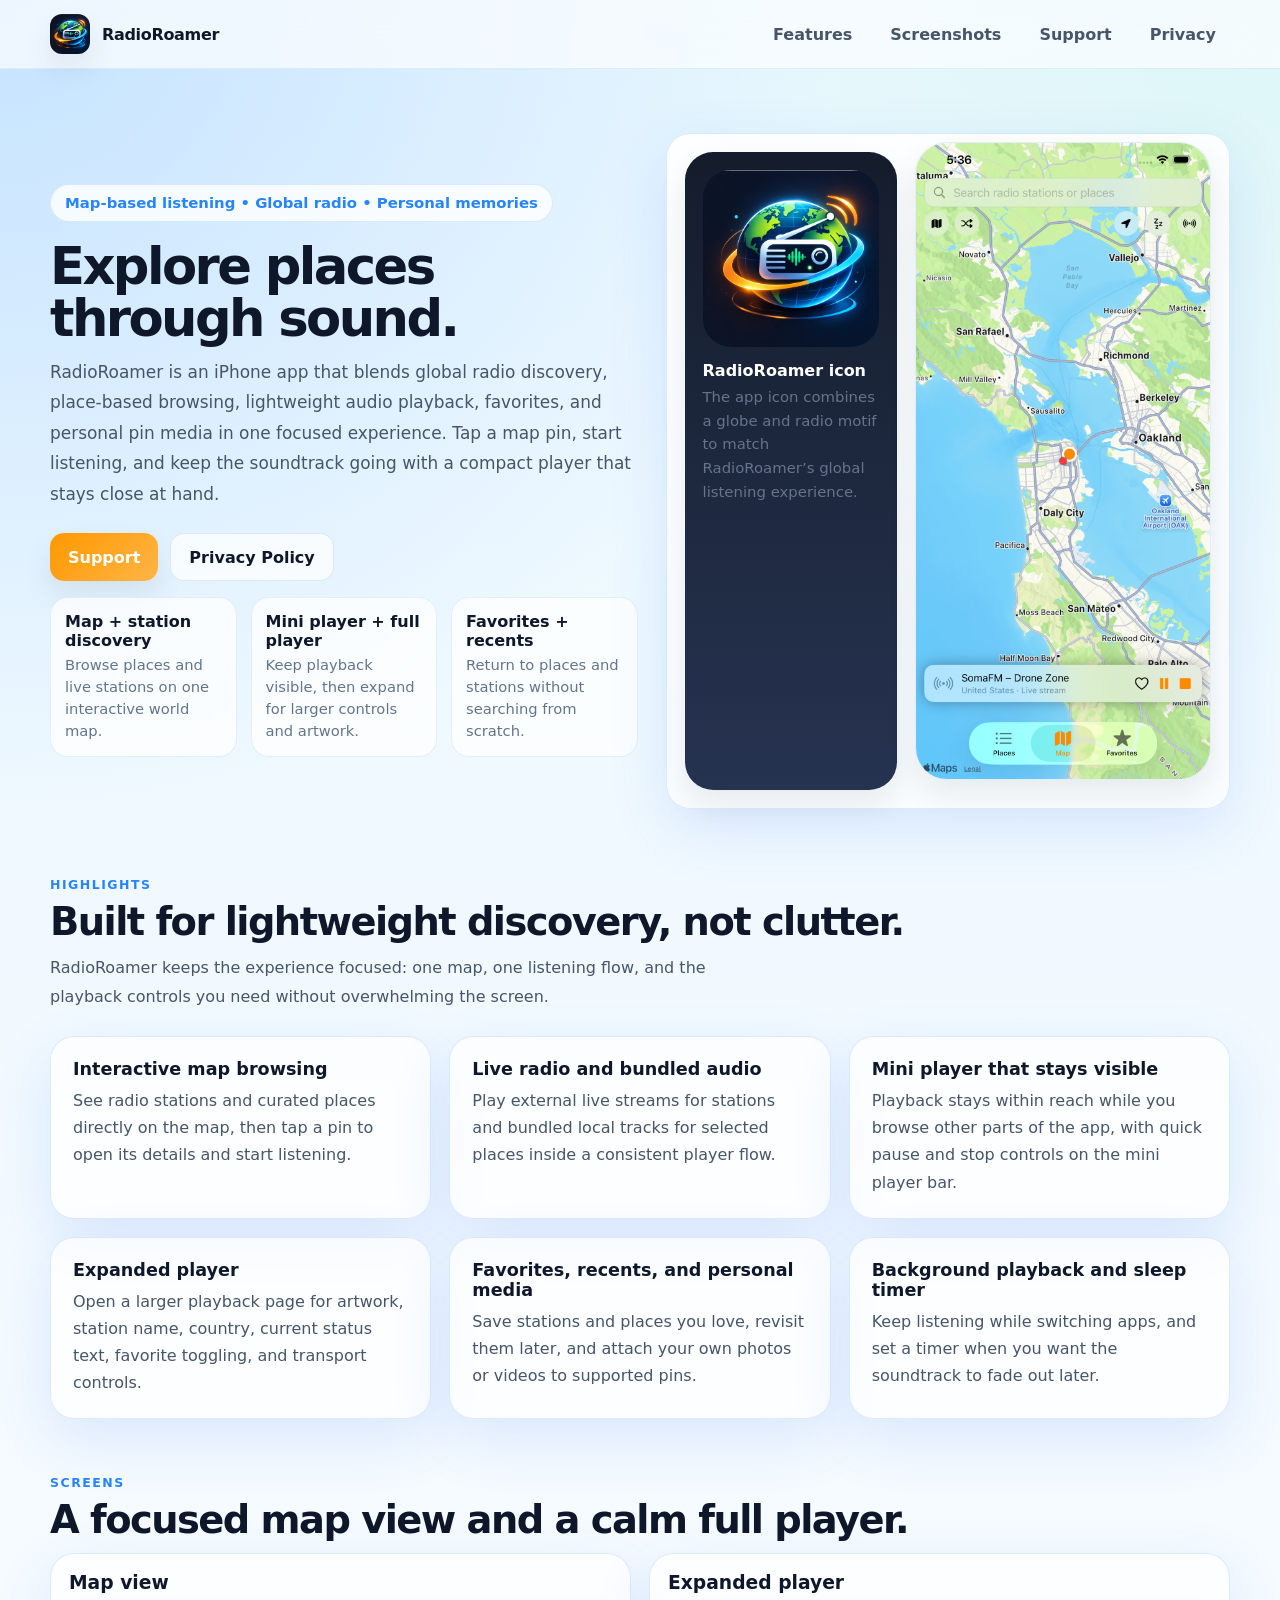
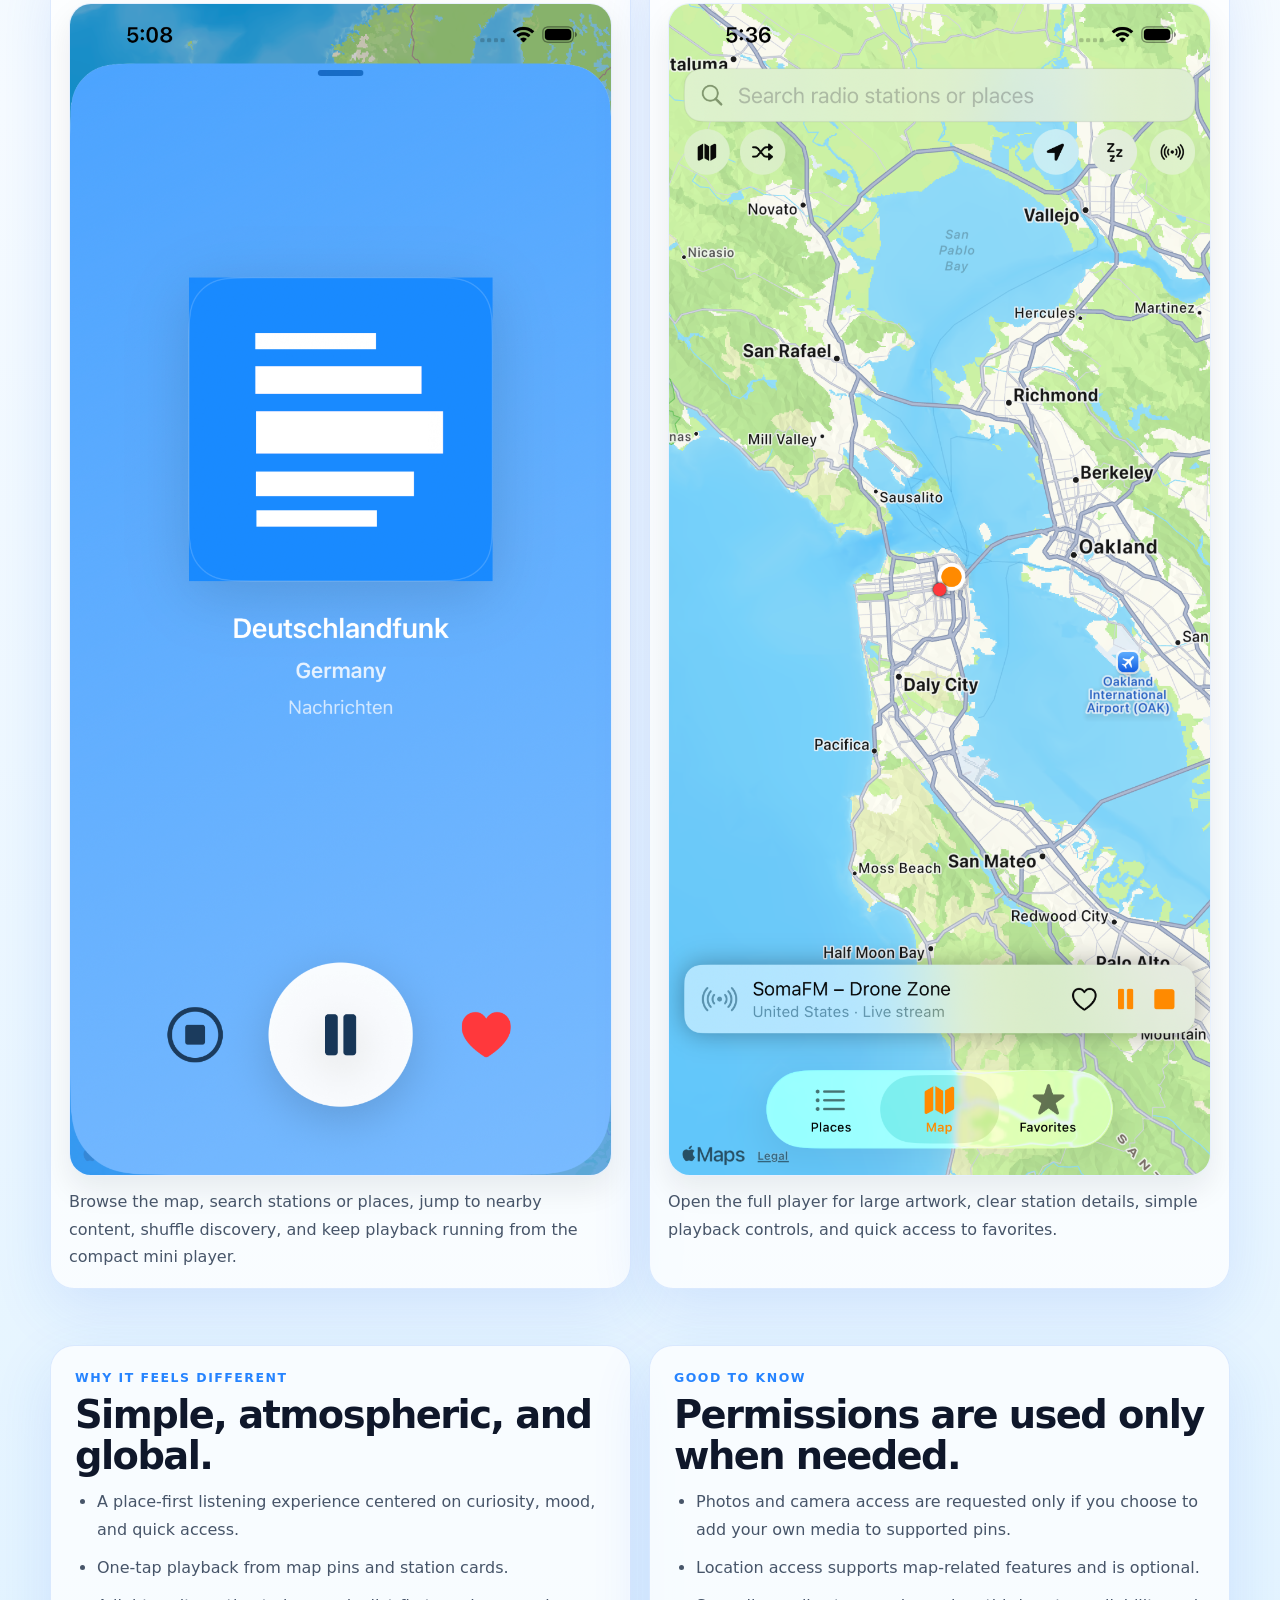
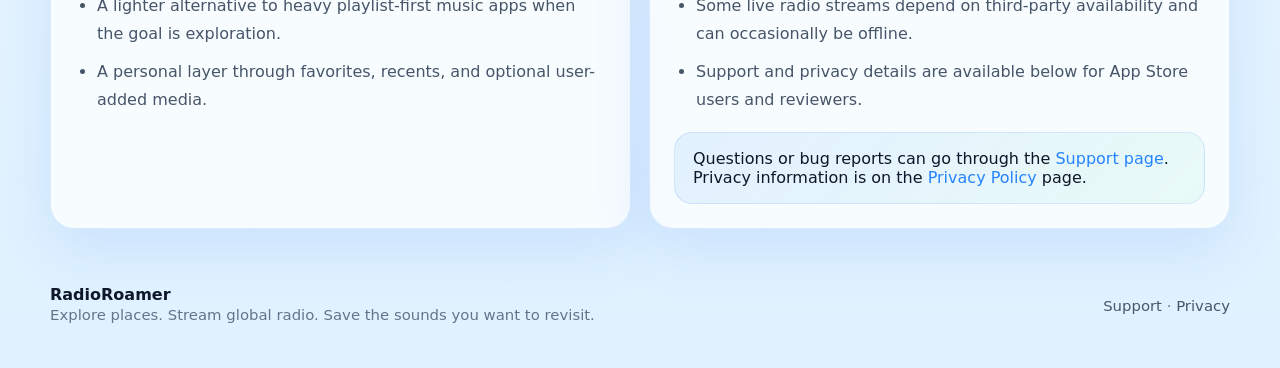
<file: index.html>
<!doctype html>
<html lang="en">
<head>
  <meta charset="utf-8">
  <meta name="viewport" content="width=device-width, initial-scale=1">
  <title>RadioRoamer — Explore places through sound</title>
  <meta name="description" content="RadioRoamer is a map-based iPhone app for discovering global radio stations, curated places, and lightweight audio playback.">
  <link rel="icon" type="image/png" href="./assets/app-logo-v2.png?v=20260319b">
  <link rel="apple-touch-icon" href="./assets/app-logo-v2.png?v=20260319b">
  <link rel="stylesheet" href="./styles.css">
</head>
<body>
  <header class="site-header">
    <div class="container nav">
      <a class="brand" href="./">
        <span class="brand-mark"><img src="./assets/app-logo-v2.png?v=20260319b" alt="RadioRoamer app icon"></span>
        <span>RadioRoamer</span>
      </a>
      <nav class="nav-links" aria-label="Primary">
        <a href="#features">Features</a>
        <a href="#screens">Screenshots</a>
        <a href="./support/">Support</a>
        <a href="./privacy/">Privacy</a>
      </nav>
    </div>
  </header>

  <main>
    <section class="hero">
      <div class="container hero-grid">
        <div>
          <div class="eyebrow">Map-based listening • Global radio • Personal memories</div>
          <h1>Explore places through sound.</h1>
          <p class="lead">RadioRoamer is an iPhone app that blends global radio discovery, place-based browsing, lightweight audio playback, favorites, and personal pin media in one focused experience. Tap a map pin, start listening, and keep the soundtrack going with a compact player that stays close at hand.</p>
          <div class="hero-actions">
            <a class="button" href="./support/">Support</a>
            <a class="button-secondary" href="./privacy/">Privacy Policy</a>
          </div>
          <div class="metric-row">
            <div class="metric">
              <strong>Map + station discovery</strong>
              <span>Browse places and live stations on one interactive world map.</span>
            </div>
            <div class="metric">
              <strong>Mini player + full player</strong>
              <span>Keep playback visible, then expand for larger controls and artwork.</span>
            </div>
            <div class="metric">
              <strong>Favorites + recents</strong>
              <span>Return to places and stations without searching from scratch.</span>
            </div>
          </div>
        </div>

        <div class="card hero-panel">
          <div class="showcase-grid">
            <div class="icon-card">
              <div class="icon-art"><img src="./assets/app-logo-v2.png?v=20260319b" alt="RadioRoamer icon artwork"></div>
              <div class="icon-copy">
                <strong>RadioRoamer icon</strong>
                <span class="small">The app icon combines a globe and radio motif to match RadioRoamer’s global listening experience.</span>
              </div>
            </div>
            <div class="phone-shot tall hero-shot"><img src="./assets/hero-screenshot-home-v2.png?v=20260319b" alt="RadioRoamer home map screen with mini player"></div>
          </div>
        </div>
      </div>
    </section>

    <section id="features" class="section section-anchor">
      <div class="container">
        <div class="kicker">Highlights</div>
        <h2>Built for lightweight discovery, not clutter.</h2>
        <p class="subhead">RadioRoamer keeps the experience focused: one map, one listening flow, and the playback controls you need without overwhelming the screen.</p>
        <div class="feature-grid">
          <article class="card feature-card">
            <h3>Interactive map browsing</h3>
            <p>See radio stations and curated places directly on the map, then tap a pin to open its details and start listening.</p>
          </article>
          <article class="card feature-card">
            <h3>Live radio and bundled audio</h3>
            <p>Play external live streams for stations and bundled local tracks for selected places inside a consistent player flow.</p>
          </article>
          <article class="card feature-card">
            <h3>Mini player that stays visible</h3>
            <p>Playback stays within reach while you browse other parts of the app, with quick pause and stop controls on the mini player bar.</p>
          </article>
          <article class="card feature-card">
            <h3>Expanded player</h3>
            <p>Open a larger playback page for artwork, station name, country, current status text, favorite toggling, and transport controls.</p>
          </article>
          <article class="card feature-card">
            <h3>Favorites, recents, and personal media</h3>
            <p>Save stations and places you love, revisit them later, and attach your own photos or videos to supported pins.</p>
          </article>
          <article class="card feature-card">
            <h3>Background playback and sleep timer</h3>
            <p>Keep listening while switching apps, and set a timer when you want the soundtrack to fade out later.</p>
          </article>
        </div>
      </div>
    </section>

    <section id="screens" class="section section-anchor">
      <div class="container">
        <div class="kicker">Screens</div>
        <h2>A focused map view and a calm full player.</h2>
        <div class="gallery-grid">
          <article class="card gallery-card">
            <h3>Map view</h3>
            <div class="gallery-shot"><img src="./assets/screenshot-map.png" alt="Map view with a station mini player in RadioRoamer"></div>
            <p>Browse the map, search stations or places, jump to nearby content, shuffle discovery, and keep playback running from the compact mini player.</p>
          </article>
          <article class="card gallery-card">
            <h3>Expanded player</h3>
            <div class="gallery-shot"><img src="./assets/screenshot-player.png" alt="Expanded player screen in RadioRoamer"></div>
            <p>Open the full player for large artwork, clear station details, simple playback controls, and quick access to favorites.</p>
          </article>
        </div>
      </div>
    </section>

    <section class="section">
      <div class="container two-col">
        <article class="card list-card">
          <div class="kicker">Why it feels different</div>
          <h2>Simple, atmospheric, and global.</h2>
          <ul>
            <li>A place-first listening experience centered on curiosity, mood, and quick access.</li>
            <li>One-tap playback from map pins and station cards.</li>
            <li>A lighter alternative to heavy playlist-first music apps when the goal is exploration.</li>
            <li>A personal layer through favorites, recents, and optional user-added media.</li>
          </ul>
        </article>

        <article class="card list-card">
          <div class="kicker">Good to know</div>
          <h2>Permissions are used only when needed.</h2>
          <ul>
            <li>Photos and camera access are requested only if you choose to add your own media to supported pins.</li>
            <li>Location access supports map-related features and is optional.</li>
            <li>Some live radio streams depend on third-party availability and can occasionally be offline.</li>
            <li>Support and privacy details are available below for App Store users and reviewers.</li>
          </ul>
          <div class="notice">Questions or bug reports can go through the <a href="./support/">Support page</a>. Privacy information is on the <a href="./privacy/">Privacy Policy</a> page.</div>
        </article>
      </div>
    </section>
  </main>

  <footer class="footer">
    <div class="container footer-grid">
      <div>
        <strong>RadioRoamer</strong><br>
        <span class="small">Explore places. Stream global radio. Save the sounds you want to revisit.</span>
      </div>
      <div class="small">
        <a href="./support/">Support</a> · <a href="./privacy/">Privacy</a>
      </div>
    </div>
  </footer>
</body>
</html>
</file>
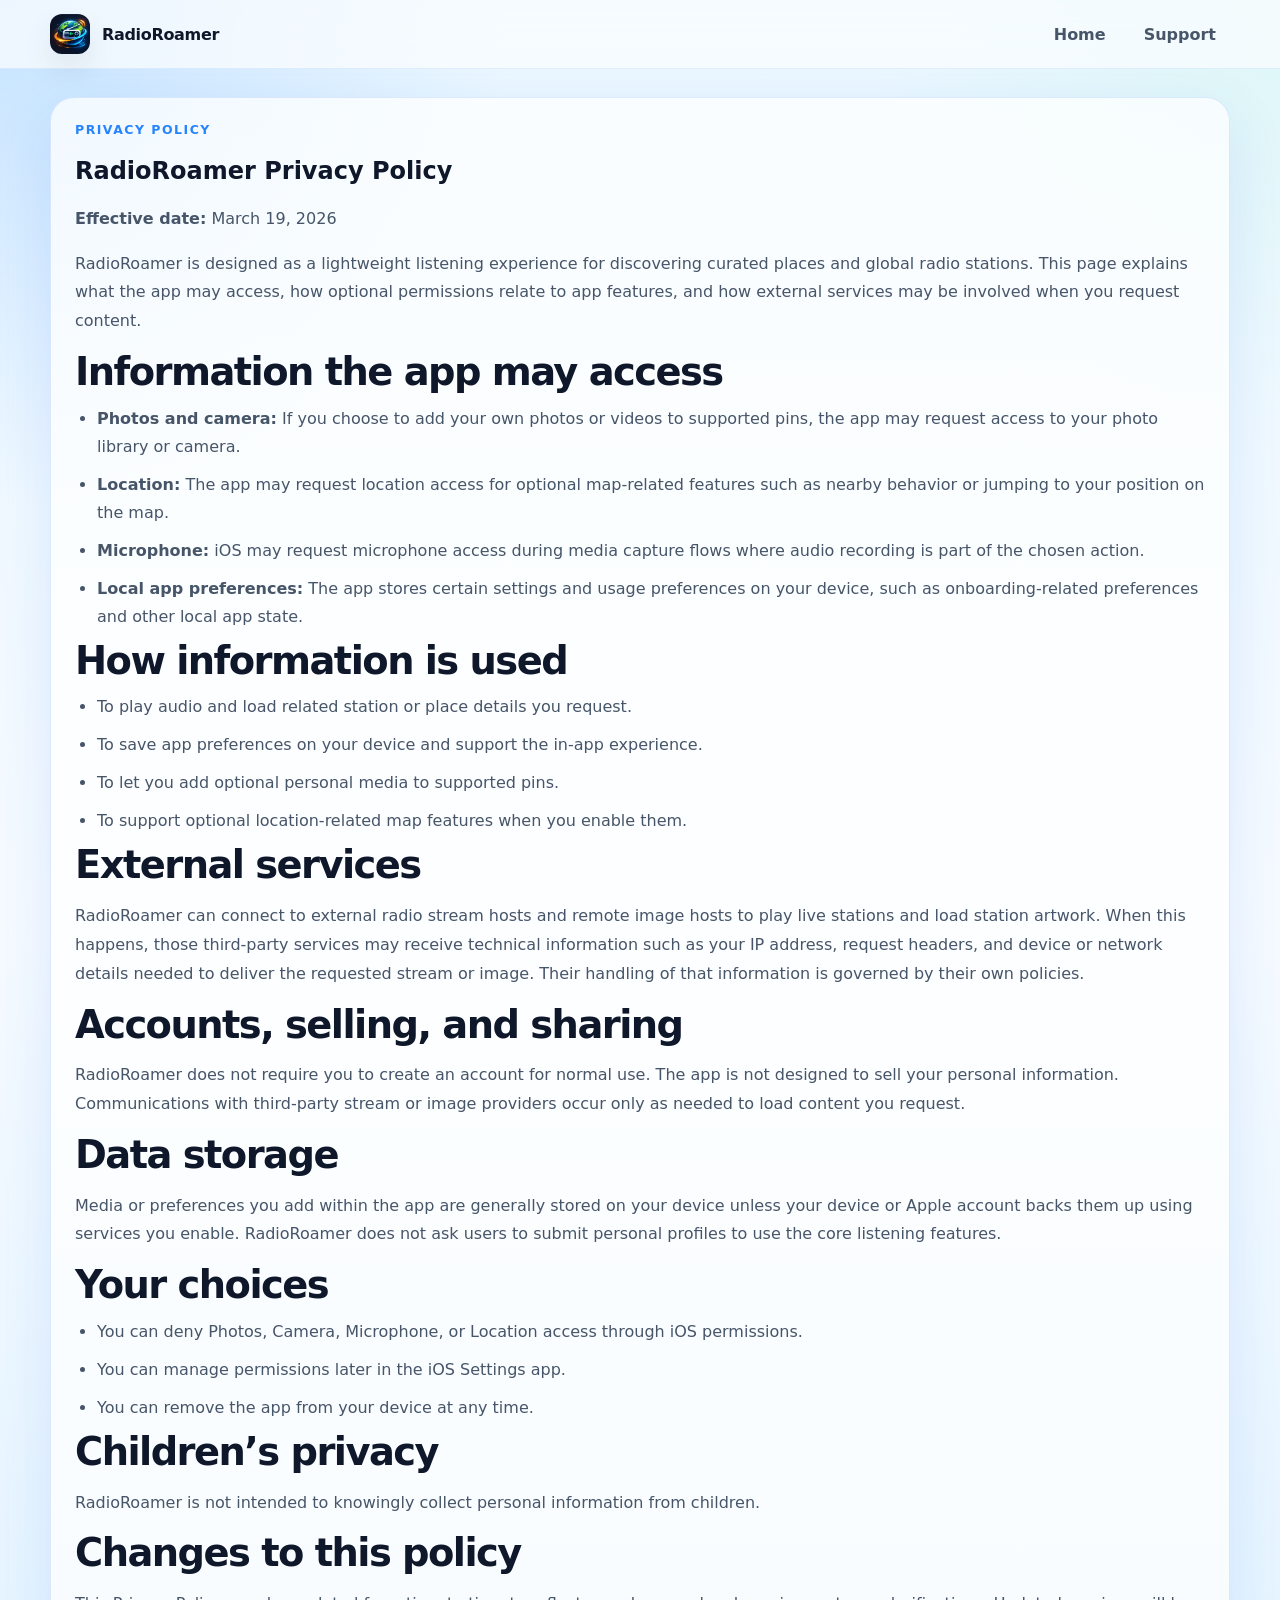
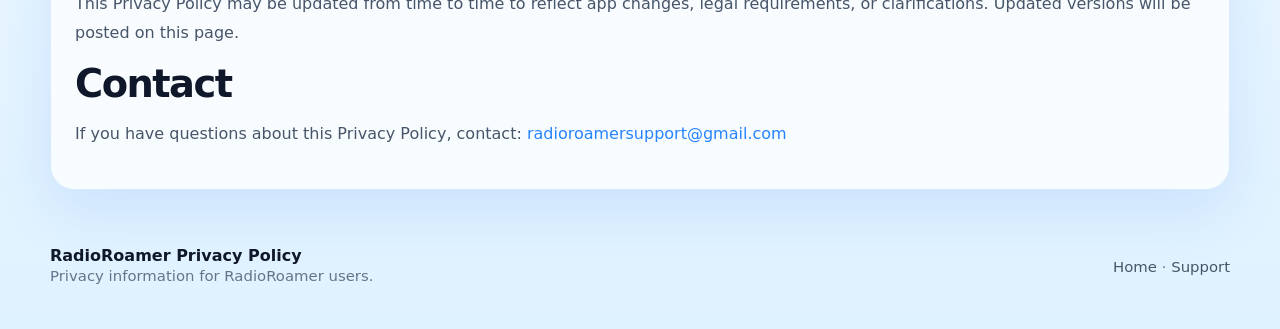
<file: privacy/index.html>
<!doctype html>
<html lang="en">
<head>
  <meta charset="utf-8">
  <meta name="viewport" content="width=device-width, initial-scale=1">
  <title>RadioRoamer Privacy Policy</title>
  <meta name="description" content="Privacy Policy for the RadioRoamer iPhone app.">
  <link rel="icon" type="image/png" href="../assets/app-logo-v2.png?v=20260319b">
  <link rel="apple-touch-icon" href="../assets/app-logo-v2.png?v=20260319b">
  <link rel="stylesheet" href="../styles.css">
</head>
<body>
  <header class="site-header">
    <div class="container nav">
      <a class="brand" href="../">
        <span class="brand-mark"><img src="../assets/app-logo-v2.png?v=20260319b" alt="RadioRoamer app icon"></span>
        <span>RadioRoamer</span>
      </a>
      <nav class="nav-links" aria-label="Primary">
        <a href="../">Home</a>
        <a href="../support/">Support</a>
      </nav>
    </div>
  </header>

  <main class="section">
    <div class="container">
      <article class="card content-card">
        <div class="kicker">Privacy Policy</div>
        <h1>RadioRoamer Privacy Policy</h1>
        <p><strong>Effective date:</strong> March 19, 2026</p>
        <p>RadioRoamer is designed as a lightweight listening experience for discovering curated places and global radio stations. This page explains what the app may access, how optional permissions relate to app features, and how external services may be involved when you request content.</p>

        <h2>Information the app may access</h2>
        <ul>
          <li><strong>Photos and camera:</strong> If you choose to add your own photos or videos to supported pins, the app may request access to your photo library or camera.</li>
          <li><strong>Location:</strong> The app may request location access for optional map-related features such as nearby behavior or jumping to your position on the map.</li>
          <li><strong>Microphone:</strong> iOS may request microphone access during media capture flows where audio recording is part of the chosen action.</li>
          <li><strong>Local app preferences:</strong> The app stores certain settings and usage preferences on your device, such as onboarding-related preferences and other local app state.</li>
        </ul>

        <h2>How information is used</h2>
        <ul>
          <li>To play audio and load related station or place details you request.</li>
          <li>To save app preferences on your device and support the in-app experience.</li>
          <li>To let you add optional personal media to supported pins.</li>
          <li>To support optional location-related map features when you enable them.</li>
        </ul>

        <h2>External services</h2>
        <p>RadioRoamer can connect to external radio stream hosts and remote image hosts to play live stations and load station artwork. When this happens, those third-party services may receive technical information such as your IP address, request headers, and device or network details needed to deliver the requested stream or image. Their handling of that information is governed by their own policies.</p>

        <h2>Accounts, selling, and sharing</h2>
        <p>RadioRoamer does not require you to create an account for normal use. The app is not designed to sell your personal information. Communications with third-party stream or image providers occur only as needed to load content you request.</p>

        <h2>Data storage</h2>
        <p>Media or preferences you add within the app are generally stored on your device unless your device or Apple account backs them up using services you enable. RadioRoamer does not ask users to submit personal profiles to use the core listening features.</p>

        <h2>Your choices</h2>
        <ul>
          <li>You can deny Photos, Camera, Microphone, or Location access through iOS permissions.</li>
          <li>You can manage permissions later in the iOS Settings app.</li>
          <li>You can remove the app from your device at any time.</li>
        </ul>

        <h2>Children’s privacy</h2>
        <p>RadioRoamer is not intended to knowingly collect personal information from children.</p>

        <h2>Changes to this policy</h2>
        <p>This Privacy Policy may be updated from time to time to reflect app changes, legal requirements, or clarifications. Updated versions will be posted on this page.</p>

        <h2>Contact</h2>
        <p>If you have questions about this Privacy Policy, contact: <a href="mailto:radioroamersupport@gmail.com">radioroamersupport@gmail.com</a></p>
      </article>
    </div>
  </main>

  <footer class="footer">
    <div class="container footer-grid">
      <div>
        <strong>RadioRoamer Privacy Policy</strong><br>
        <span class="small">Privacy information for RadioRoamer users.</span>
      </div>
      <div class="small"><a href="../">Home</a> · <a href="../support/">Support</a></div>
    </div>
  </footer>
</body>
</html>
</file>
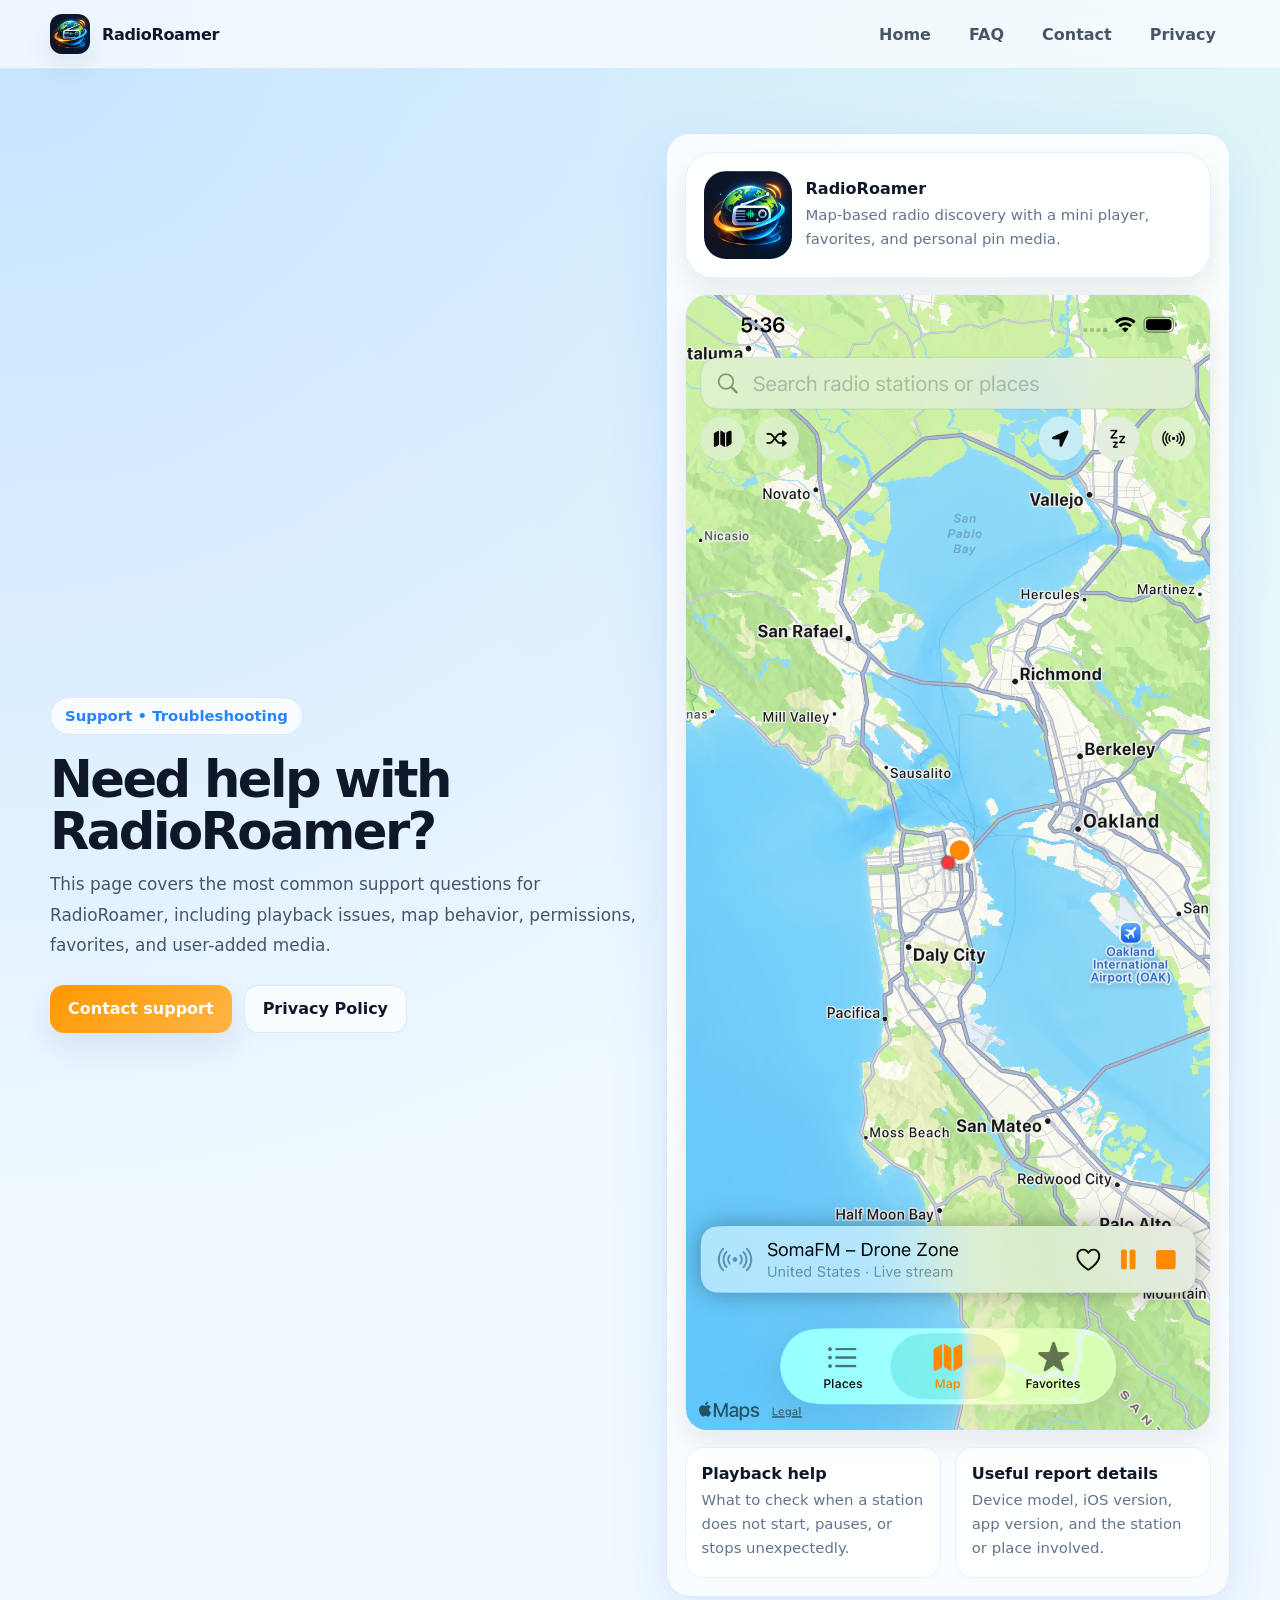
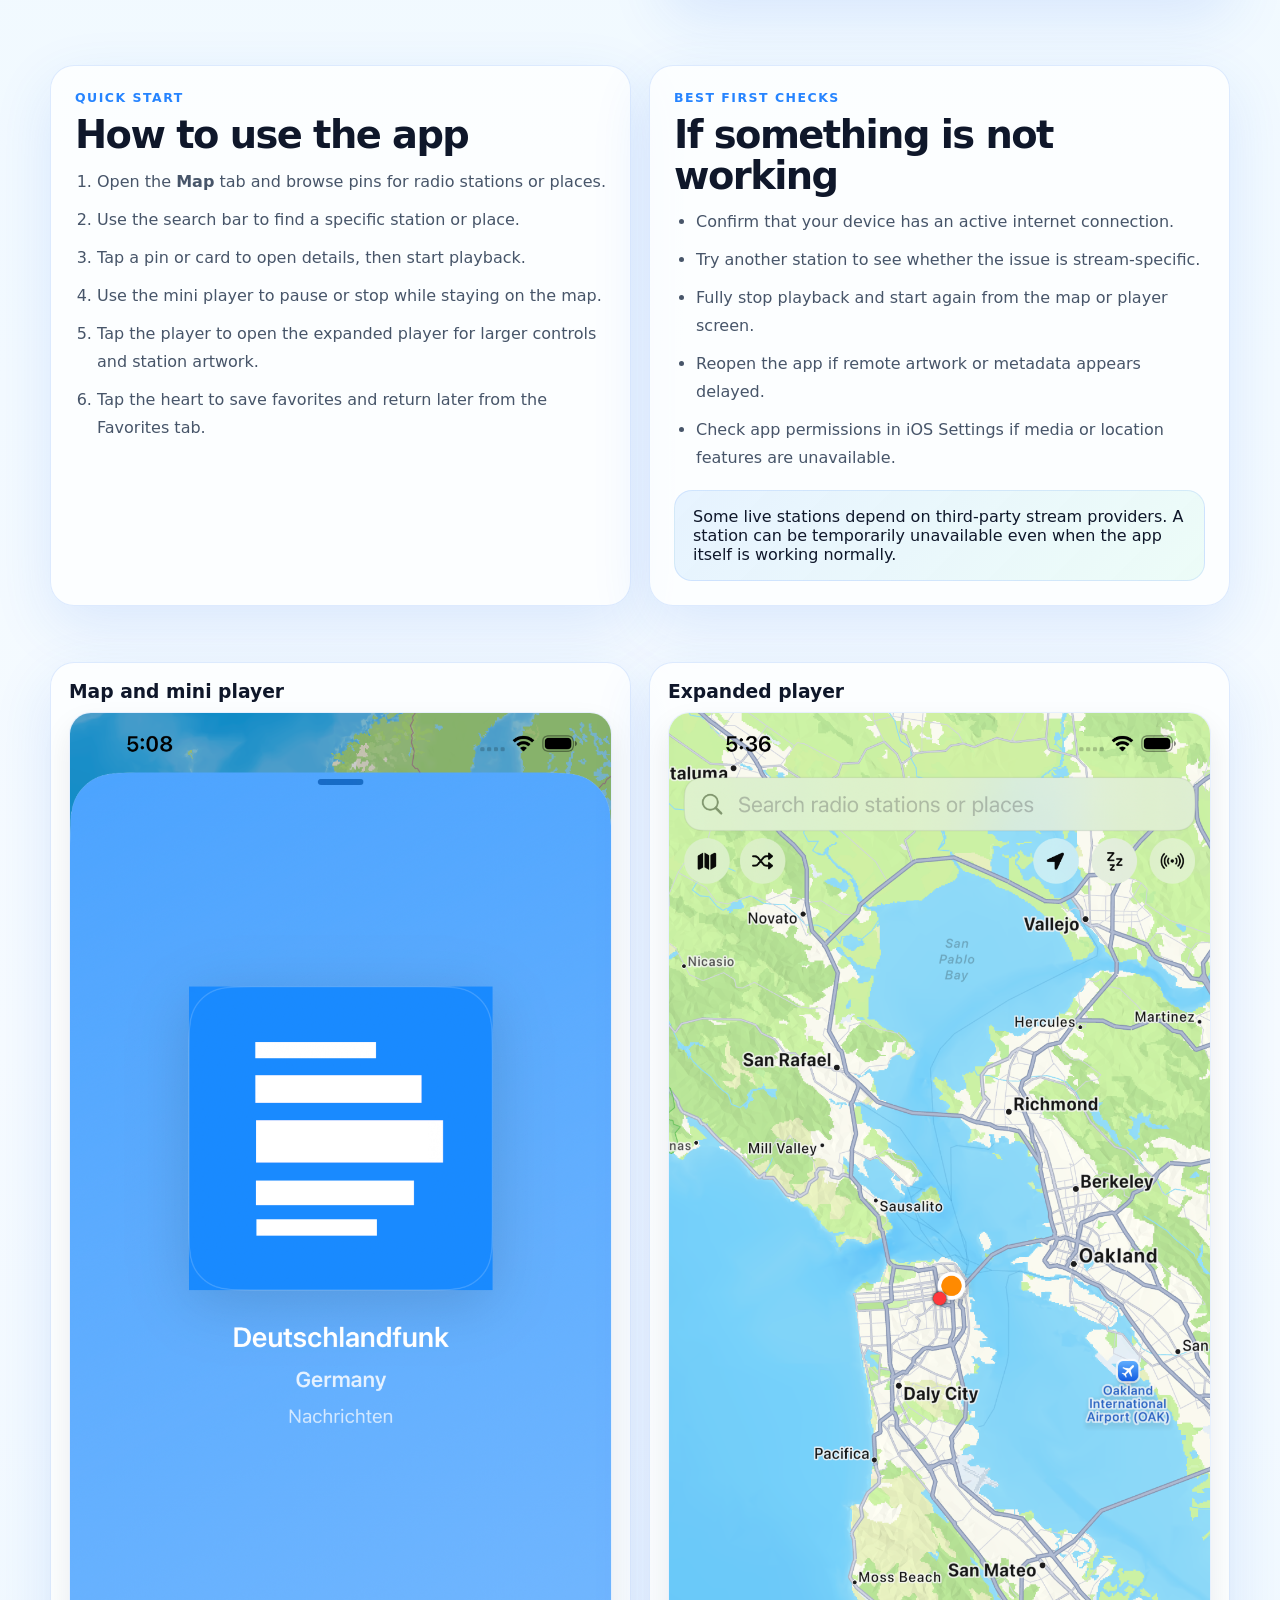
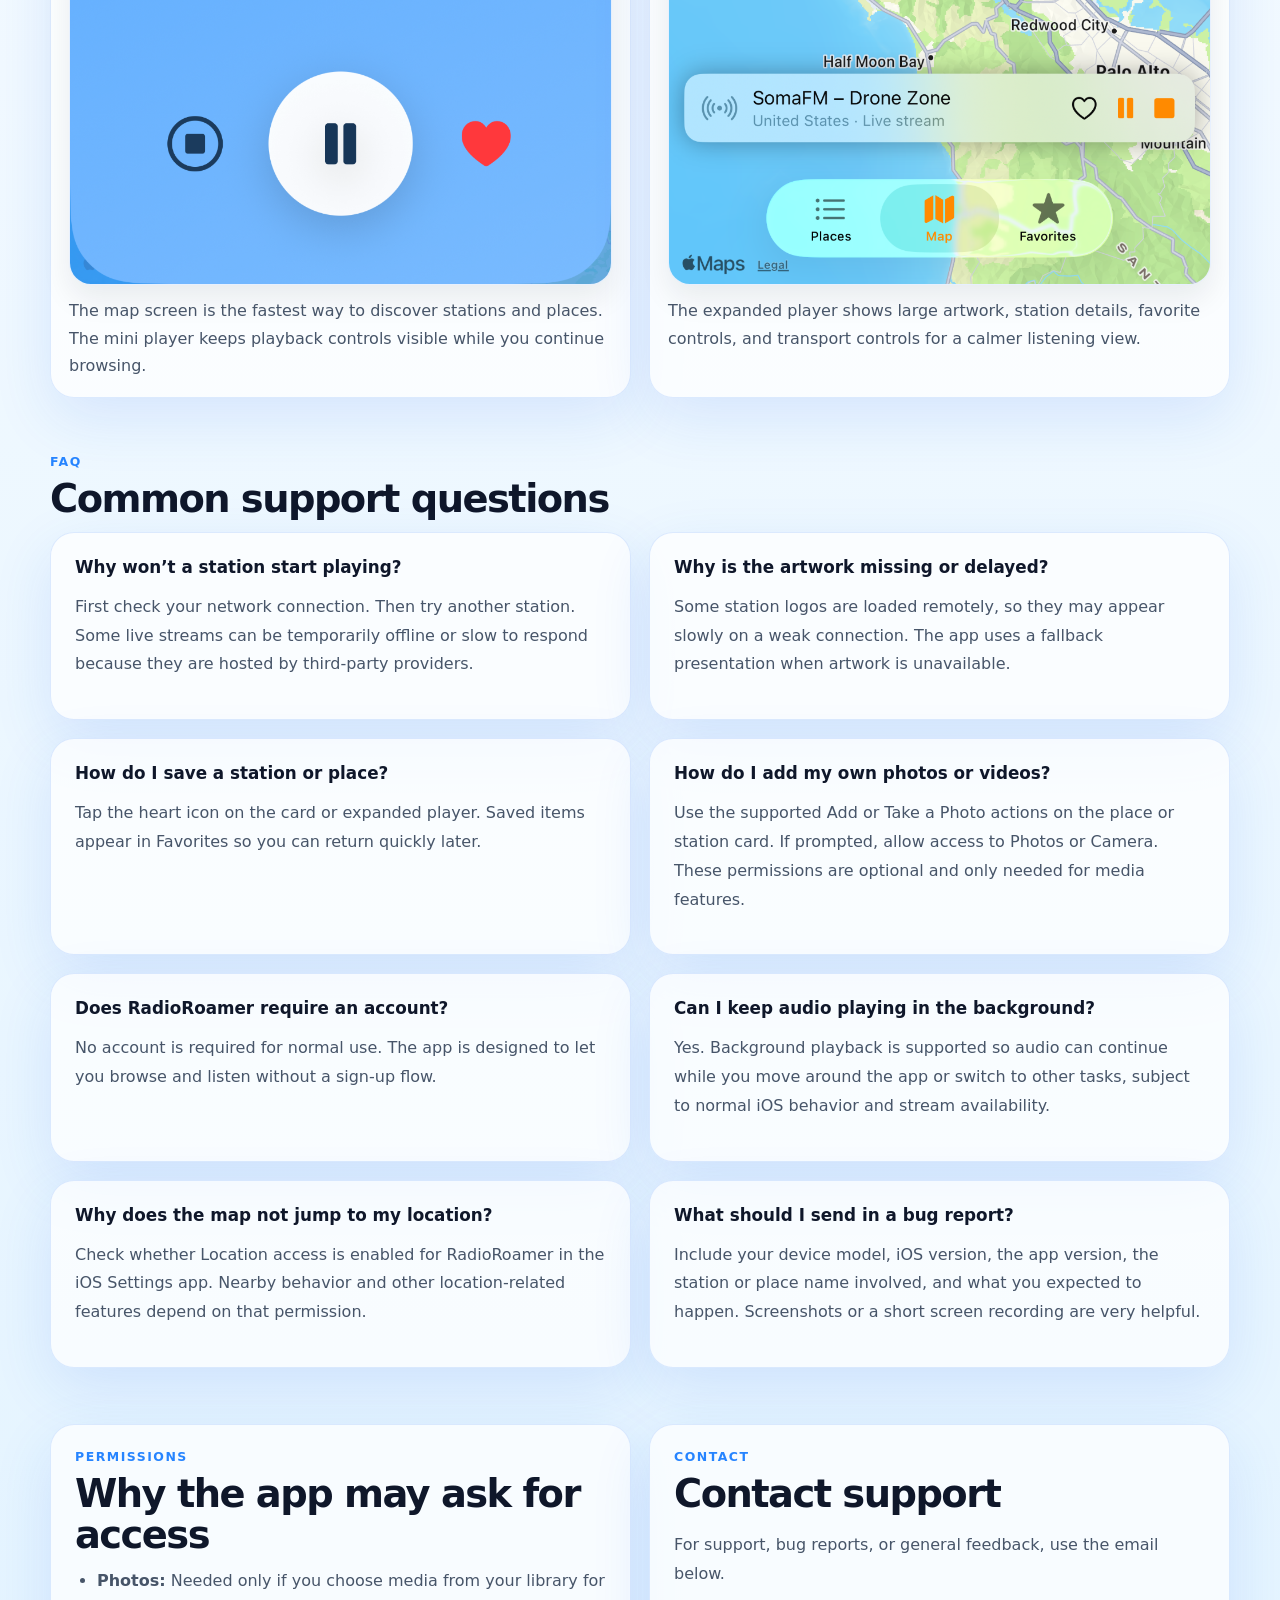
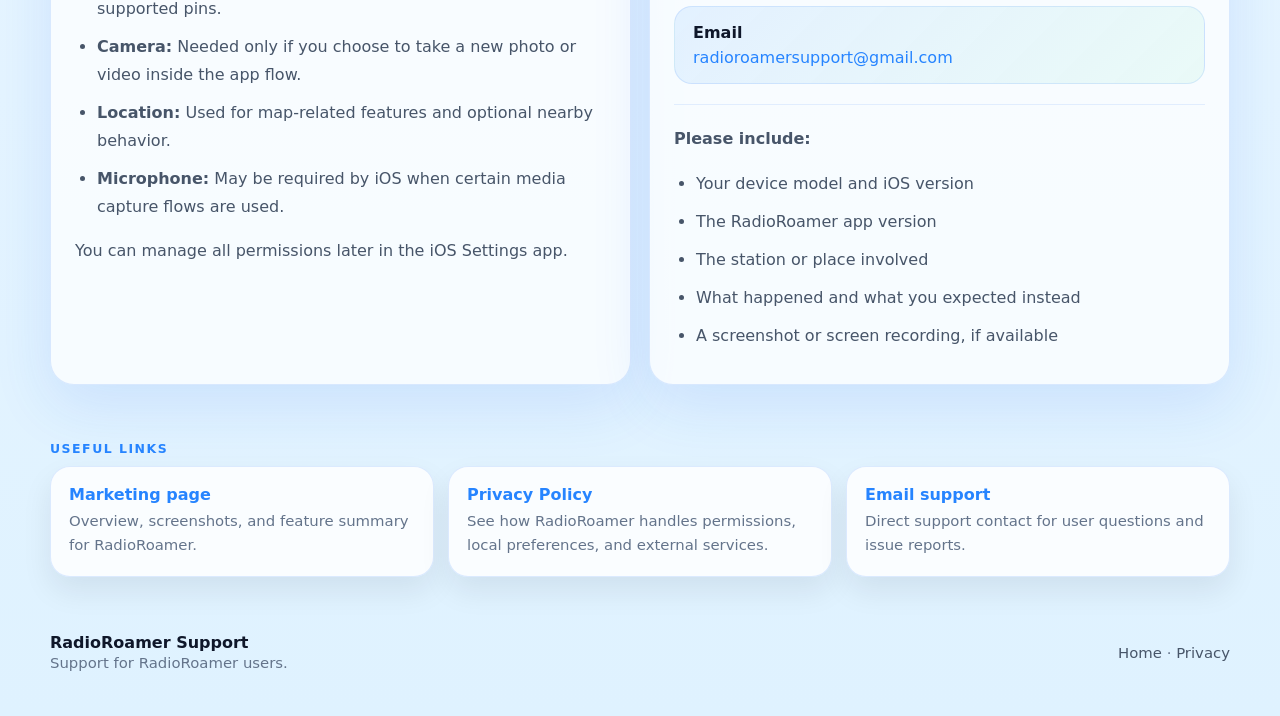
<file: support/index.html>
<!doctype html>
<html lang="en">
<head>
  <meta charset="utf-8">
  <meta name="viewport" content="width=device-width, initial-scale=1">
  <title>RadioRoamer Support</title>
  <meta name="description" content="Support information and troubleshooting for the RadioRoamer iPhone app.">
  <link rel="icon" type="image/png" href="../assets/app-logo-v2.png?v=20260319b">
  <link rel="apple-touch-icon" href="../assets/app-logo-v2.png?v=20260319b">
  <link rel="stylesheet" href="../styles.css">
</head>
<body>
  <header class="site-header">
    <div class="container nav">
      <a class="brand" href="../">
        <span class="brand-mark"><img src="../assets/app-logo-v2.png?v=20260319b" alt="RadioRoamer app icon"></span>
        <span>RadioRoamer</span>
      </a>
      <nav class="nav-links" aria-label="Primary">
        <a href="../">Home</a>
        <a href="#faq">FAQ</a>
        <a href="#contact">Contact</a>
        <a href="../privacy/">Privacy</a>
      </nav>
    </div>
  </header>

  <main>
    <section class="hero">
      <div class="container hero-grid">
        <div>
          <div class="eyebrow">Support • Troubleshooting</div>
          <h1>Need help with RadioRoamer?</h1>
          <p class="lead">This page covers the most common support questions for RadioRoamer, including playback issues, map behavior, permissions, favorites, and user-added media.</p>
          <div class="hero-actions">
            <a class="button" href="#contact">Contact support</a>
            <a class="button-secondary" href="../privacy/">Privacy Policy</a>
          </div>
        </div>

        <div class="card hero-panel">
          <div class="support-hero-panel">
            <div class="icon-card compact">
              <div class="icon-art compact"><img src="../assets/app-logo-v2.png?v=20260319b" alt="RadioRoamer icon artwork"></div>
              <div class="icon-copy">
                <strong>RadioRoamer</strong>
                <span class="small">Map-based radio discovery with a mini player, favorites, and personal pin media.</span>
              </div>
            </div>
            <div class="gallery-shot support-shot"><img src="../assets/featured-screenshot.png" alt="RadioRoamer map screen screenshot"></div>
            <div class="highlight-list">
              <div class="highlight-item">
                <strong>Playback help</strong>
                <span class="small">What to check when a station does not start, pauses, or stops unexpectedly.</span>
              </div>
              <div class="highlight-item">
                <strong>Useful report details</strong>
                <span class="small">Device model, iOS version, app version, and the station or place involved.</span>
              </div>
            </div>
          </div>
        </div>
      </div>
    </section>

    <section class="section">
      <div class="container two-col">
        <article class="card steps-card">
          <div class="kicker">Quick start</div>
          <h2>How to use the app</h2>
          <ol>
            <li>Open the <strong>Map</strong> tab and browse pins for radio stations or places.</li>
            <li>Use the search bar to find a specific station or place.</li>
            <li>Tap a pin or card to open details, then start playback.</li>
            <li>Use the mini player to pause or stop while staying on the map.</li>
            <li>Tap the player to open the expanded player for larger controls and station artwork.</li>
            <li>Tap the heart to save favorites and return later from the Favorites tab.</li>
          </ol>
        </article>

        <article class="card list-card">
          <div class="kicker">Best first checks</div>
          <h2>If something is not working</h2>
          <ul>
            <li>Confirm that your device has an active internet connection.</li>
            <li>Try another station to see whether the issue is stream-specific.</li>
            <li>Fully stop playback and start again from the map or player screen.</li>
            <li>Reopen the app if remote artwork or metadata appears delayed.</li>
            <li>Check app permissions in iOS Settings if media or location features are unavailable.</li>
          </ul>
          <div class="notice">Some live stations depend on third-party stream providers. A station can be temporarily unavailable even when the app itself is working normally.</div>
        </article>
      </div>
    </section>

    <section class="section">
      <div class="container two-col">
        <article class="card gallery-card">
          <h3>Map and mini player</h3>
          <div class="gallery-shot"><img src="../assets/screenshot-map.png" alt="RadioRoamer map screen"></div>
          <p>The map screen is the fastest way to discover stations and places. The mini player keeps playback controls visible while you continue browsing.</p>
        </article>

        <article class="card gallery-card">
          <h3>Expanded player</h3>
          <div class="gallery-shot"><img src="../assets/screenshot-player.png" alt="RadioRoamer full player"></div>
          <p>The expanded player shows large artwork, station details, favorite controls, and transport controls for a calmer listening view.</p>
        </article>
      </div>
    </section>

    <section id="faq" class="section section-anchor">
      <div class="container">
        <div class="kicker">FAQ</div>
        <h2>Common support questions</h2>
        <div class="faq-grid">
          <article class="card faq-card">
            <h3>Why won’t a station start playing?</h3>
            <p>First check your network connection. Then try another station. Some live streams can be temporarily offline or slow to respond because they are hosted by third-party providers.</p>
          </article>

          <article class="card faq-card">
            <h3>Why is the artwork missing or delayed?</h3>
            <p>Some station logos are loaded remotely, so they may appear slowly on a weak connection. The app uses a fallback presentation when artwork is unavailable.</p>
          </article>

          <article class="card faq-card">
            <h3>How do I save a station or place?</h3>
            <p>Tap the heart icon on the card or expanded player. Saved items appear in Favorites so you can return quickly later.</p>
          </article>

          <article class="card faq-card">
            <h3>How do I add my own photos or videos?</h3>
            <p>Use the supported Add or Take a Photo actions on the place or station card. If prompted, allow access to Photos or Camera. These permissions are optional and only needed for media features.</p>
          </article>

          <article class="card faq-card">
            <h3>Does RadioRoamer require an account?</h3>
            <p>No account is required for normal use. The app is designed to let you browse and listen without a sign-up flow.</p>
          </article>

          <article class="card faq-card">
            <h3>Can I keep audio playing in the background?</h3>
            <p>Yes. Background playback is supported so audio can continue while you move around the app or switch to other tasks, subject to normal iOS behavior and stream availability.</p>
          </article>

          <article class="card faq-card">
            <h3>Why does the map not jump to my location?</h3>
            <p>Check whether Location access is enabled for RadioRoamer in the iOS Settings app. Nearby behavior and other location-related features depend on that permission.</p>
          </article>

          <article class="card faq-card">
            <h3>What should I send in a bug report?</h3>
            <p>Include your device model, iOS version, the app version, the station or place name involved, and what you expected to happen. Screenshots or a short screen recording are very helpful.</p>
          </article>
        </div>
      </div>
    </section>

    <section class="section">
      <div class="container two-col">
        <article class="card content-card">
          <div class="kicker">Permissions</div>
          <h2>Why the app may ask for access</h2>
          <ul>
            <li><strong>Photos:</strong> Needed only if you choose media from your library for supported pins.</li>
            <li><strong>Camera:</strong> Needed only if you choose to take a new photo or video inside the app flow.</li>
            <li><strong>Location:</strong> Used for map-related features and optional nearby behavior.</li>
            <li><strong>Microphone:</strong> May be required by iOS when certain media capture flows are used.</li>
          </ul>
          <p>You can manage all permissions later in the iOS Settings app.</p>
        </article>

        <article class="card content-card" id="contact">
          <div class="kicker">Contact</div>
          <h2>Contact support</h2>
          <p>For support, bug reports, or general feedback, use the email below.</p>
          <div class="callout">
            <strong>Email</strong>
            <a href="mailto:radioroamersupport@gmail.com">radioroamersupport@gmail.com</a>
          </div>
          <hr class="soft">
          <p><strong>Please include:</strong></p>
          <ul>
            <li>Your device model and iOS version</li>
            <li>The RadioRoamer app version</li>
            <li>The station or place involved</li>
            <li>What happened and what you expected instead</li>
            <li>A screenshot or screen recording, if available</li>
          </ul>
        </article>
      </div>
    </section>

    <section class="section">
      <div class="container">
        <div class="kicker">Useful links</div>
        <div class="link-grid">
          <a class="link-card" href="../">
            <strong>Marketing page</strong>
            <span class="small">Overview, screenshots, and feature summary for RadioRoamer.</span>
          </a>
          <a class="link-card" href="../privacy/">
            <strong>Privacy Policy</strong>
            <span class="small">See how RadioRoamer handles permissions, local preferences, and external services.</span>
          </a>
          <a class="link-card" href="mailto:radioroamersupport@gmail.com">
            <strong>Email support</strong>
            <span class="small">Direct support contact for user questions and issue reports.</span>
          </a>
        </div>
      </div>
    </section>
  </main>

  <footer class="footer">
    <div class="container footer-grid">
      <div>
        <strong>RadioRoamer Support</strong><br>
        <span class="small">Support for RadioRoamer users.</span>
      </div>
      <div class="small"><a href="../">Home</a> · <a href="../privacy/">Privacy</a></div>
    </div>
  </footer>
</body>
</html>
</file>
<file: styles.css>
:root {
  --bg: #eaf7ff;
  --bg-2: #dff2ff;
  --surface: rgba(255,255,255,0.72);
  --surface-strong: rgba(255,255,255,0.86);
  --surface-border: rgba(59, 130, 246, 0.16);
  --text: #0f172a;
  --muted: #475569;
  --muted-2: #64748b;
  --primary: #4ea3ff;
  --primary-strong: #2684ff;
  --accent: #ff9800;
  --accent-soft: rgba(255, 152, 0, 0.14);
  --green-soft: rgba(159, 243, 208, 0.3);
  --shadow: 0 20px 60px rgba(37, 99, 235, 0.12);
  --shadow-soft: 0 14px 30px rgba(15, 23, 42, 0.08);
  --radius-xl: 32px;
  --radius-lg: 24px;
  --radius-md: 18px;
  --max: 1180px;
}

* { box-sizing: border-box; }
html { scroll-behavior: smooth; }
body {
  margin: 0;
  font-family: Inter, ui-sans-serif, system-ui, -apple-system, BlinkMacSystemFont, "Segoe UI", sans-serif;
  color: var(--text);
  background:
    radial-gradient(circle at top left, rgba(78, 163, 255, 0.24), transparent 22%),
    radial-gradient(circle at top right, rgba(159, 243, 208, 0.18), transparent 18%),
    linear-gradient(180deg, var(--bg) 0%, #f6fbff 48%, var(--bg-2) 100%);
  min-height: 100vh;
}
img { max-width: 100%; display: block; }
a { color: var(--primary-strong); text-decoration: none; }
a:hover { text-decoration: underline; }
.container { width: min(calc(100% - 32px), var(--max)); margin: 0 auto; }

.site-header {
  position: sticky;
  top: 0;
  z-index: 30;
  backdrop-filter: blur(18px);
  background: rgba(250, 253, 255, 0.76);
  border-bottom: 1px solid rgba(59, 130, 246, 0.12);
}
.nav {
  display: flex;
  align-items: center;
  justify-content: space-between;
  gap: 16px;
  padding: 14px 0;
}
.brand {
  display: inline-flex;
  align-items: center;
  gap: 12px;
  color: var(--text);
  font-weight: 800;
  letter-spacing: -0.02em;
}
.brand:hover { text-decoration: none; }
.brand-mark {
  width: 40px;
  height: 40px;
  overflow: hidden;
  border-radius: 12px;
  box-shadow: var(--shadow-soft);
}
.nav-links {
  display: flex;
  flex-wrap: wrap;
  align-items: center;
  gap: 10px;
}
.nav-links a {
  color: var(--muted);
  font-weight: 600;
  padding: 10px 14px;
  border-radius: 999px;
}
.nav-links a:hover {
  text-decoration: none;
  background: rgba(255,255,255,0.72);
}
.nav-links .button-link {
  background: linear-gradient(135deg, var(--primary), #8dc9ff);
  color: white;
  box-shadow: var(--shadow-soft);
}
.nav-links .button-link:hover { opacity: 0.95; }

.hero { padding: 64px 0 40px; }
.hero-grid {
  display: grid;
  grid-template-columns: 1.02fr 0.98fr;
  gap: 28px;
  align-items: center;
}
.eyebrow {
  display: inline-flex;
  align-items: center;
  gap: 8px;
  padding: 9px 14px;
  border-radius: 999px;
  background: rgba(255,255,255,0.8);
  border: 1px solid var(--surface-border);
  color: var(--primary-strong);
  font-size: 0.93rem;
  font-weight: 700;
}
.hero h1 {
  margin: 18px 0 12px;
  font-size: clamp(2.6rem, 4vw, 4.4rem);
  line-height: 1.02;
  letter-spacing: -0.05em;
}
.lead {
  margin: 0;
  max-width: 60ch;
  color: var(--muted);
  line-height: 1.8;
  font-size: 1.06rem;
}
.hero-actions {
  display: flex;
  flex-wrap: wrap;
  gap: 12px;
  margin-top: 24px;
}
.button, .button-secondary {
  display: inline-flex;
  align-items: center;
  justify-content: center;
  min-height: 48px;
  padding: 0 18px;
  border-radius: 14px;
  font-weight: 800;
  text-decoration: none;
  transition: transform 120ms ease, box-shadow 120ms ease;
}
.button:hover, .button-secondary:hover {
  transform: translateY(-1px);
  text-decoration: none;
}
.button {
  background: linear-gradient(135deg, var(--accent), #ffb547);
  color: white;
  box-shadow: var(--shadow-soft);
}
.button-secondary {
  border: 1px solid var(--surface-border);
  background: rgba(255,255,255,0.72);
  color: var(--text);
}
.card {
  background: var(--surface);
  border: 1px solid var(--surface-border);
  border-radius: var(--radius-lg);
  box-shadow: var(--shadow);
}
.hero-panel {
  padding: 18px;
  background: linear-gradient(180deg, rgba(255,255,255,0.88), rgba(255,255,255,0.64));
}
.phone-stack {
  display: grid;
  grid-template-columns: 0.78fr 0.62fr;
  gap: 16px;
  align-items: end;
}
.phone-shot {
  border-radius: 32px;
  overflow: hidden;
  box-shadow: var(--shadow-soft);
  border: 1px solid rgba(59, 130, 246, 0.14);
  background: white;
}
.phone-shot.tall { transform: translateY(-10px); }
.metric-row {
  display: grid;
  grid-template-columns: repeat(3, 1fr);
  gap: 14px;
  margin-top: 16px;
}
.metric {
  padding: 14px;
  border-radius: 18px;
  background: rgba(255,255,255,0.76);
  border: 1px solid rgba(59, 130, 246, 0.12);
}
.metric strong {
  display: block;
  font-size: 1rem;
  margin-bottom: 4px;
}
.metric span {
  color: var(--muted-2);
  font-size: 0.92rem;
  line-height: 1.5;
}

.section { padding: 28px 0; }
.kicker {
  color: var(--primary-strong);
  text-transform: uppercase;
  letter-spacing: 0.12em;
  font-weight: 800;
  font-size: 0.78rem;
  margin-bottom: 10px;
}
.section h2 {
  margin: 0 0 12px;
  font-size: clamp(1.8rem, 3vw, 2.7rem);
  line-height: 1.06;
  letter-spacing: -0.04em;
}
.subhead {
  margin: 0 0 24px;
  max-width: 70ch;
  color: var(--muted);
  line-height: 1.8;
}

.feature-grid {
  display: grid;
  grid-template-columns: repeat(3, 1fr);
  gap: 18px;
}
.feature-card { padding: 22px; }
.feature-card h3 {
  margin: 0 0 8px;
  font-size: 1.1rem;
}
.feature-card p {
  margin: 0;
  line-height: 1.7;
  color: var(--muted);
}

.gallery-grid {
  display: grid;
  grid-template-columns: 1fr 1fr;
  gap: 18px;
}
.gallery-card {
  padding: 18px;
}
.gallery-card h3 {
  margin: 0 0 10px;
}
.gallery-shot {
  overflow: hidden;
  border-radius: 22px;
  border: 1px solid rgba(59, 130, 246, 0.12);
  background: white;
  box-shadow: var(--shadow-soft);
}
.gallery-shot img {
  width: 100%;
  height: auto;
}
.gallery-card p {
  margin: 12px 0 0;
  line-height: 1.7;
  color: var(--muted);
}

.two-col {
  display: grid;
  grid-template-columns: 1fr 1fr;
  gap: 18px;
}
.content-card, .list-card, .faq-card, .steps-card { padding: 24px; }
.content-card p, .list-card p, .faq-card p, .steps-card p {
  line-height: 1.8;
  color: var(--muted);
}
.list-card ul,
.content-card ul,
.steps-card ol {
  margin: 0;
  padding-left: 22px;
}
.list-card li,
.content-card li,
.steps-card li {
  margin: 0 0 10px;
  line-height: 1.75;
  color: var(--muted);
}
.notice,
.callout {
  margin-top: 18px;
  padding: 16px 18px;
  border-radius: 18px;
  background: linear-gradient(135deg, rgba(78, 163, 255, 0.12), rgba(159, 243, 208, 0.16));
  border: 1px solid rgba(59, 130, 246, 0.14);
}
.callout strong { display: block; margin-bottom: 6px; }
.inline-code {
  display: inline-block;
  padding: 2px 8px;
  border-radius: 999px;
  background: rgba(15, 23, 42, 0.08);
  font-family: ui-monospace, SFMono-Regular, Menlo, monospace;
  font-size: 0.9em;
}
.link-grid {
  display: grid;
  grid-template-columns: repeat(3, 1fr);
  gap: 14px;
}
.link-card {
  padding: 18px;
  border-radius: 20px;
  background: rgba(255,255,255,0.84);
  border: 1px solid var(--surface-border);
  box-shadow: var(--shadow-soft);
}
.link-card strong { display: block; margin-bottom: 6px; }
.small { color: var(--muted-2); font-size: 0.93rem; line-height: 1.6; }
.section-anchor {
  scroll-margin-top: 90px;
}
hr.soft {
  border: 0;
  border-top: 1px solid rgba(59, 130, 246, 0.12);
  margin: 20px 0;
}
.footer {
  padding: 28px 0 40px;
}
.footer-grid {
  display: flex;
  flex-wrap: wrap;
  justify-content: space-between;
  gap: 14px;
  align-items: center;
}
.footer a { color: var(--muted); }
.faq-grid {
  display: grid;
  grid-template-columns: 1fr 1fr;
  gap: 18px;
}
.faq-card h3 {
  margin: 0 0 8px;
  font-size: 1.05rem;
}
.highlight-list {
  display: grid;
  grid-template-columns: repeat(2, 1fr);
  gap: 14px;
}
.highlight-item {
  padding: 16px;
  border-radius: 18px;
  background: rgba(255,255,255,0.82);
  border: 1px solid rgba(59, 130, 246, 0.12);
}
.highlight-item strong { display: block; margin-bottom: 6px; }

@media (max-width: 980px) {
  .hero-grid,
  .feature-grid,
  .gallery-grid,
  .two-col,
  .faq-grid,
  .metric-row,
  .link-grid,
  .highlight-list {
    grid-template-columns: 1fr;
  }
  .phone-stack {
    grid-template-columns: 1fr 0.84fr;
  }
}

@media (max-width: 720px) {
  .nav {
    align-items: flex-start;
    flex-direction: column;
  }
  .hero { padding-top: 42px; }
  .hero h1 { font-size: 2.5rem; }
  .phone-stack { grid-template-columns: 1fr; }
  .phone-shot.tall { transform: none; }
}


.showcase-grid {
  display: grid;
  grid-template-columns: 0.72fr 1fr;
  gap: 18px;
  align-items: stretch;
}
.icon-card {
  display: flex;
  flex-direction: column;
  gap: 14px;
  padding: 18px;
  border-radius: 28px;
  background: linear-gradient(180deg, rgba(16, 24, 40, 0.98), rgba(15, 29, 61, 0.9));
  color: white;
  box-shadow: var(--shadow-soft);
}
.icon-card.compact {
  flex-direction: row;
  align-items: center;
  background: rgba(255,255,255,0.72);
  color: var(--text);
  border: 1px solid rgba(59, 130, 246, 0.12);
}
.icon-art {
  aspect-ratio: 1 / 1;
  width: 100%;
  max-width: 220px;
  margin: 0 auto;
  border-radius: 28px;
  overflow: hidden;
  background: rgba(255,255,255,0.08);
}
.icon-art.compact {
  width: 88px;
  min-width: 88px;
  max-width: 88px;
  border-radius: 22px;
  margin: 0;
}
.icon-art img {
  width: 100%;
  height: 100%;
  object-fit: cover;
}
.icon-copy {
  display: grid;
  gap: 6px;
}
.hero-shot img,
.support-shot img {
  width: 100%;
  height: 100%;
  object-fit: cover;
}
.support-hero-panel {
  display: grid;
  gap: 16px;
}

@media (max-width: 960px) {
  .showcase-grid,
  .hero-grid,
  .metric-row,
  .feature-grid,
  .gallery-grid,
  .two-col { grid-template-columns: 1fr; }
  .icon-card.compact { align-items: flex-start; }
}
</file>
